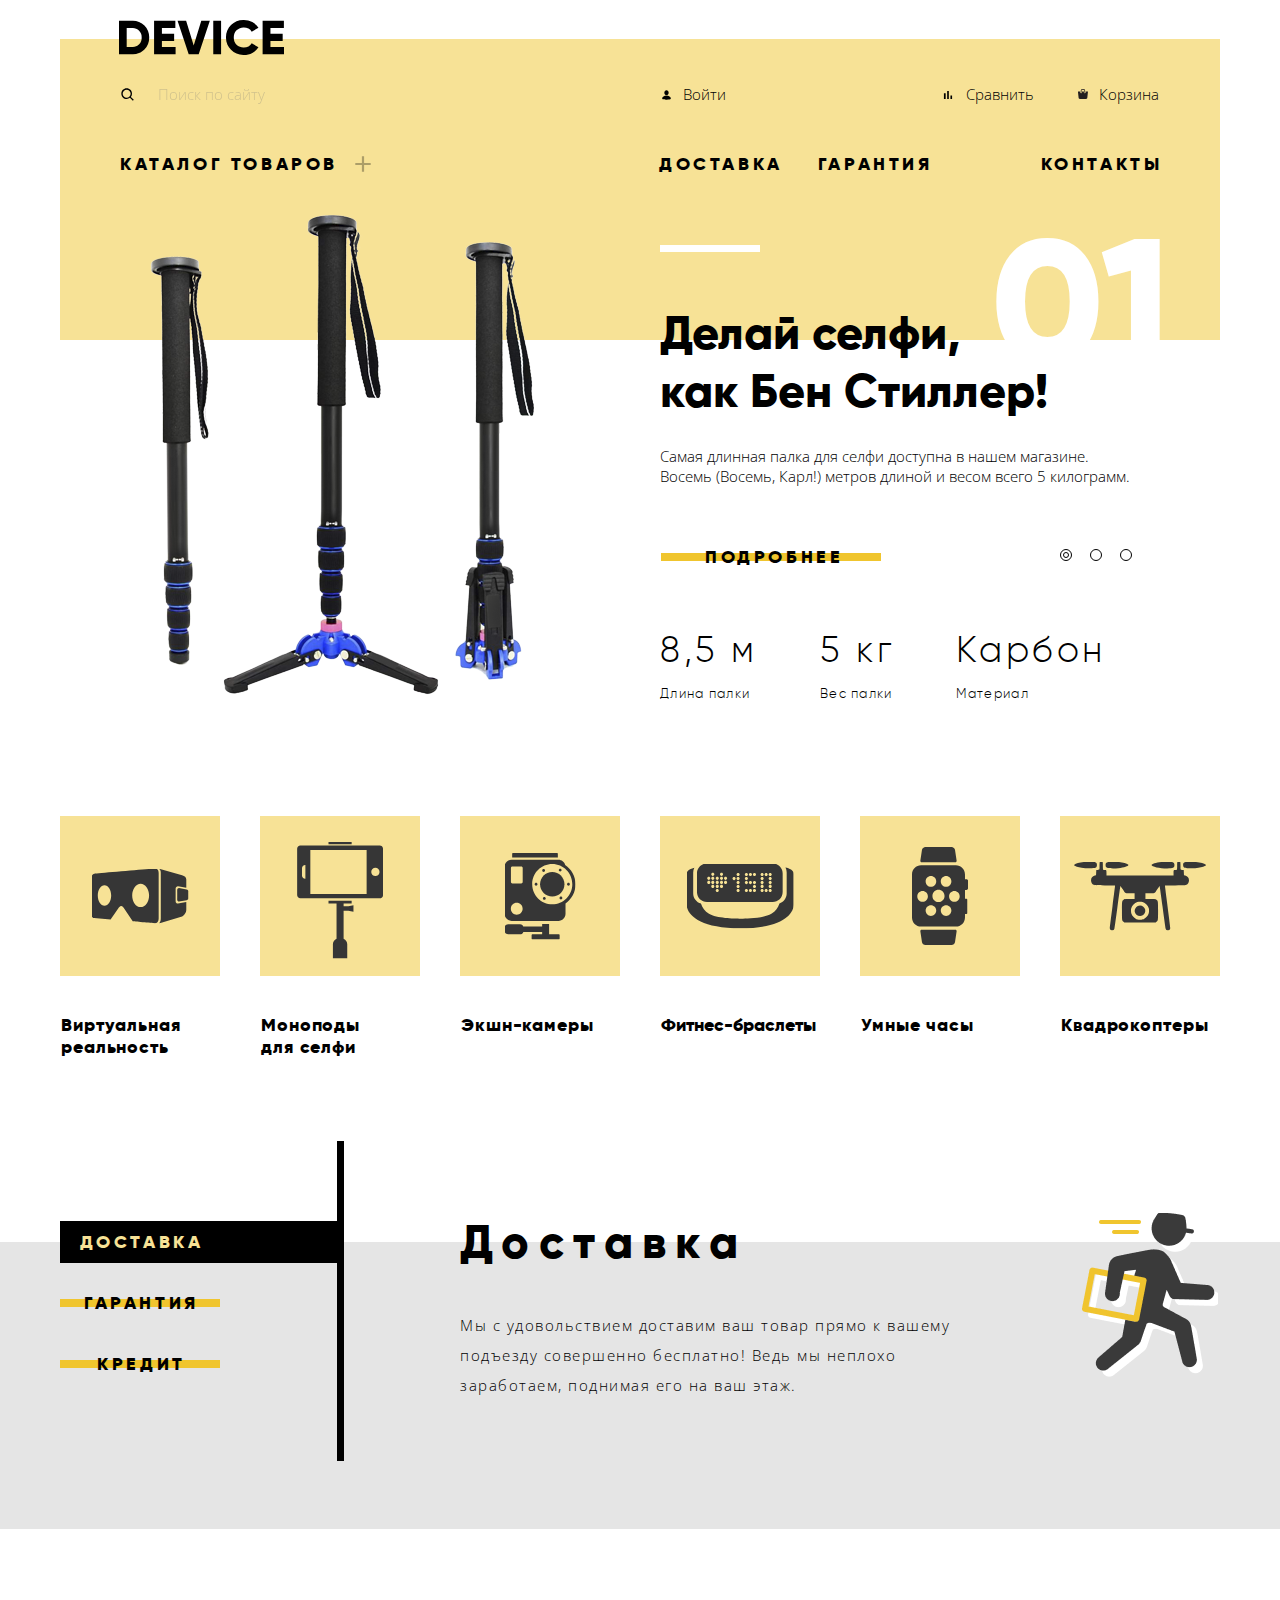
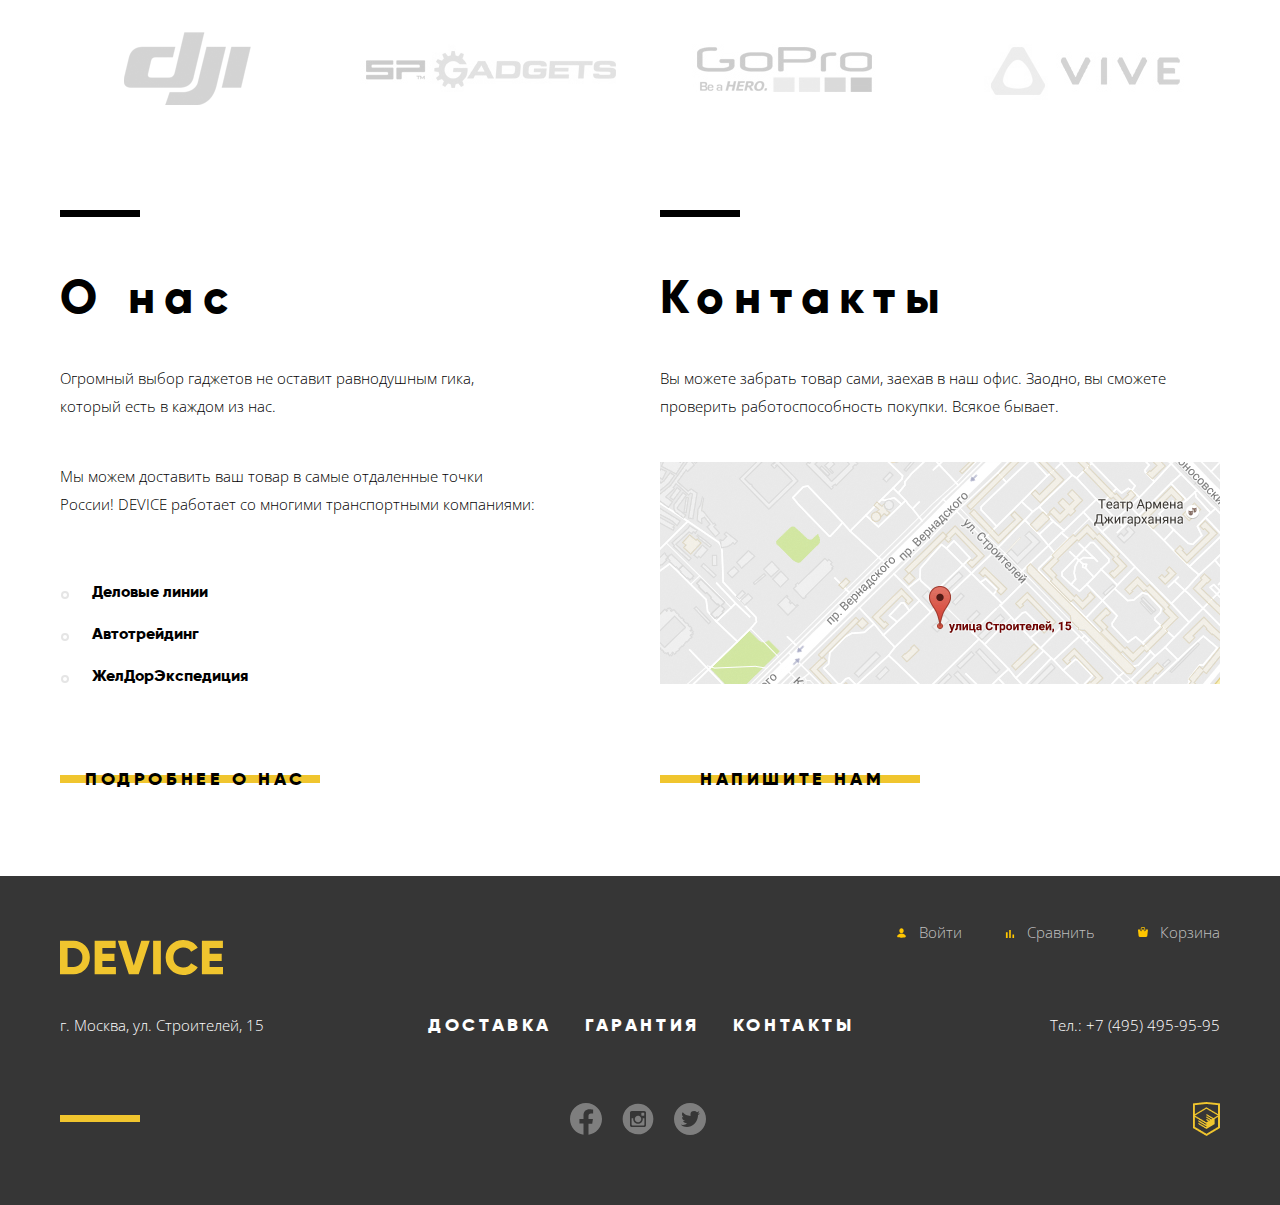
<file: index.html>
<!DOCTYPE html>
<html lang="ru">

<head>
  <meta charset="utf-8">
  <title>HTML Academy: Девайс</title>
  <link href="https://fonts.googleapis.com/css2?family=Open+Sans:wght@300;400&display=swap" rel="stylesheet">
  <link rel="stylesheet" href="css/normalize.css">
  <link rel="stylesheet" href="css/style.min.css">
</head>

<body class="page-body">

  <header class="header center">
    <div class="logo-bar">
      <a class="header-logo">
        <img src="img/icons/device-logo.svg" alt="Логотип Device" width="165" height="35">
      </a>
    </div>
    <div class="header-bar">
      <form class="search-form" action="https://echo.htmlacademy.ru/" method="GET">
        <label for="search" class="visually-hidden">Поиск по сайту</label>
        <input type="search" class="search" name="search" id="search" placeholder="Поиск по сайту">
        <button type="submit" class="search-button">Найти</button>
      </form>
      <ul class="header-buttons-list">
        <li class="header-buttons-item"><a href="#" class="login">Войти</a></li>
        <li class="header-buttons-item"><a href="#" class="compare">Сравнить</a></li>
        <li class="header-buttons-item"><a href="#" class="cart">Корзина</a></li>
      </ul>
    </div>
    <nav class="nav-bar">
      <ul class="navigation-menu">
        <li class="navigation-item navigation-item-catalog">
          <a href="catalog.html" class="navigation-item-link">Каталог товаров</a>
          <div class="dropdown-menu">
            <ul class="dropdown-list">
              <li class="dropdown-item"><a href="#" class="dropdown-item-link ">Виртуальная реальность</a></li>
              <li class="dropdown-item"><a href="#" class="dropdown-item-link ">Фитнес-браслеты</a></li>
              <li class="dropdown-item"><a href="#" class="dropdown-item-link ">Квадрокоптер</a></li>
              <li class="dropdown-item"><a href="catalog.html" class="dropdown-item-link ">Моноподы для селфи</a></li>
              <li class="dropdown-item"><a href="#" class="dropdown-item-link ">Умные часы</a></li>
              <li class="dropdown-item dropdown-item-last"><a href="#" class="dropdown-item-link ">Экшн-камеры</a></li>
            </ul>
          </div>
        </li>
        <li class="navigation-item navigation-item-delivery"><a href="#" class="navigation-item-link">Доставка</a></li>
        <li class="navigation-item navigation-item-warranty"><a href="#" class="navigation-item-link">Гарантия</a></li>
        <li class="navigation-item navigation-item-contacts"><a href="#" class="navigation-item-link">Контакты</a></li>
      </ul>
    </nav>
  </header>

  <main>
    <h1 class="visually-hidden">Device</h1>
    <section class="main-slider center">
      <h2 class="visually-hidden">Главные предложения</h2>
      <ul class="slider-list">
        <li class="slider-item">
          <img src="img/content/slide-1.png" class="slider-photo slider-selfie" alt="Селфи палка" width="384"
            height="486">
          <div class="slider-info">
            <div class="slider-info-border"></div>
            <p class="slider-info-number slider-number-01">01</p>
            <h3 class="slider-info-title">Делай селфи,<br> как Бен Стиллер!</h3>
            <p class="slider-info-text">Самая длинная палка для селфи доступна в нашем магазине. Восемь (Восемь, Карл!)
              метров длиной и весом всего 5 килограмм.</p>
            <a href="#" class="slider-button-more button">Подробнее</a>
            <table class="slider-table">
              <tr class="slider-table-head">
                <td class="slider-table-cell">8,5 м</td>
                <td class="slider-table-cell">5 кг</td>
                <td class="slider-table-cell">Карбон</td>
              </tr>
              <tr class="slider-table-body">
                <td class="slider-table-cell">Длина палки</td>
                <td class="slider-table-cell">Вес палки</td>
                <td class="slider-table-cell">Материал</td>
              </tr>
            </table>
          </div>
        </li>
        <li class="slider-item visually-hidden">
          <img src="img/content/slide-2.png" class="slider-photo slider-watch" alt="Смарт часы" width="345"
            height="485">
          <div class="slider-info">
            <div class="slider-info-border"></div>
            <p class="slider-info-number slider-number-02">02</p>
            <h3 class="slider-info-title">Худеем<br>правильно!</h3>
            <p class="slider-info-text">Мотивирующие фитнес-браслеты помогут найти в себе силы не пропускать занятия и
              соблюдать диету.</p>
            <a href="#" class="slider-button-more button">Подробнее</a>
            <table class="slider-table">
              <tr class="slider-table-head">
                <td class="slider-table-cell">48 часов</td>
              </tr>
              <tr class="slider-table-body">
                <td class="slider-table-cell">Без подзарядки</td>
              </tr>
            </table>
          </div>
        </li>
        <li class="slider-item visually-hidden">
          <img src="img/content/slide-3.png" class="slider-photo slider-dron" alt="Квадрокоптер" width="526"
            height="334">
          <div class="slider-info">
            <div class="slider-info-border"></div>
            <p class="slider-info-number slider-number-03">03</p>
            <h3 class="slider-info-title">Порхает как бабочка,<br> жалит как пчела!</h3>
            <p class="slider-info-text">Этот обычный, на первый взгляд, квадрокоптер оснащен мощным лазером,
              замаскированным под стандартную камеру.
            </p>
            <a href="#" class="slider-button-more button">Подробнее</a>
            <table class="slider-table">
              <tr class="slider-table-head">
                <td class="slider-table-cell">800 м</td>
                <td class="slider-table-cell">50 м</td>
              </tr>
              <tr class="slider-table-body">
                <td class="slider-table-cell">Дальность полета</td>
                <td class="slider-table-cell">Радиус поражения</td>
              </tr>
            </table>
          </div>
        </li>
      </ul>
      <ul class="slider-pagination-list">
        <li class="slider-pagination-item"><button class="slider-pagination slider-pagination-current" type="button"
            aria-label="Первый слайд"></button></li>
        <li class="slider-pagination-item"><button class="slider-pagination" type="button"
            aria-label="Второй слайд"></button></li>
        <li class="slider-pagination-item"><button class="slider-pagination" type="button"
            aria-label="Третий слайд"></button></li>
      </ul>
    </section>
    <section class="popular-products center">
      <h2 class="visually-hidden">Популярные товары</h2>
      <ul class="popular-products-list">
        <li class="popular-products-item">
          <a href="#" class="popular-products-link">
            <div class="popular-products-container">
              <img src="img/decor/virtual-reality.svg" class="popular-products-image" alt="Шлем виртуальной реальности"
                width="97" height="55">
            </div>
            <p class="popular-products-title">Виртуальная реальность</p>
          </a>
        </li>
        <li class="popular-products-item">
          <a href="catalog.html" class="popular-products-link">
            <div class="popular-products-container">
              <img src="img/decor/selfie-monopod.svg" class="popular-products-image products-image-selfie"
                alt="Монопод для селфи" width="86" height="117">
            </div>
            <p class="popular-products-title">Моноподы<br>для селфи</p>
          </a>
        </li>
        <li class="popular-products-item">
          <a href="#" class="popular-products-link">
            <div class="popular-products-container">
              <img src="img/decor/action-camera.svg" class="popular-products-image" alt="Экшн-камера" width="71"
                height="87">
            </div>
            <p class="popular-products-title">Экшн-камеры</p>
          </a>
        </li>
        <li class="popular-products-item">
          <a href="#" class="popular-products-link">
            <div class="popular-products-container">
              <img src="img/decor/fitness-bracelet.svg" class="popular-products-image" alt="Фитнес-браслет" width="107"
                height="65">
            </div>
            <p class="popular-products-title title-fitness">Фитнес-браслеты</p>
          </a>
        </li>
        <li class="popular-products-item">
          <a href="#" class="popular-products-link">
            <div class="popular-products-container">
              <img src="img/decor/smart-watch.svg" class="popular-products-image" alt="Умные часы" width="56"
                height="98">
            </div>
            <p class="popular-products-title">Умные часы</p>
          </a>
        </li>
        <li class="popular-products-item">
          <a href="#" class="popular-products-link">
            <div class="popular-products-container">
              <img src="img/decor/quadrocopter.svg" class="popular-products-image" alt="Квадрокоптер" width="132"
                height="69">
            </div>
            <p class="popular-products-title">Квадрокоптеры</p>
          </a>
        </li>
      </ul>
    </section>
    <section class="services">
      <div class="services-container center">
        <div class="services-buttons">
          <button class="services-button-current button" type="button">Доставка</button>
          <button class="services-button button" type="button">Гарантия</button>
          <button class="services-button button" type="button">Кредит</button>
        </div>
        <ul class="services-list">
          <li class="services-item services-item-delivery">
            <div class="services-item-text">
              <h2 class="services-item-title">Доставка</h2>
              <p class="services-item-info">Мы с удовольствием доставим ваш товар прямо к вашему<br> подъезду совершенно
                бесплатно! Ведь мы неплохо<br> заработаем, поднимая его на ваш этаж.</p>
            </div>
          </li>
          <li class="services-item services-item-warranty visually-hidden">
            <div class="services-item-text">
              <h2 class="services-item-title">Гарантия</h2>
              <p class="services-item-info">Если из-за возгорания купленного у нас товара у вас сгорит дом —<br> не
                переживайте, мы выдадим вам новый.<br> Товар, не дом, конечно же.</p>
            </div>
          </li>
          <li class="services-item services-item-credit visually-hidden">
            <div class="services-item-text">
              <h2 class="services-item-title">Кредит</h2>
              <p class="services-item-info">Залезть в долговую яму стало проще! Кредитные консультанты<br> подберут для
                вас наиболее выгодные<br> условия кредита. Выгодные для нашего банка, разумеется.</p>
            </div>
          </li>
        </ul>
      </div>
    </section>
    <section class="brands center">
      <h2 class="visually-hidden">Производители</h2>
      <ul class="brands-list">
        <li class="brands-item">
          <a href="#" class="brands-item-link" aria-label="Производитель DJI">
            <img src="img/content/dji-logo.png" class="brands-item-img" width="260" height="100"
              alt="Производитель DJI"></a>
        </li>
        <li class="brands-item">
          <a href="#" class="brands-item-link" aria-label="Производитель SP Gadgets">
            <img src="img/content/spgadgets-logo.png" class="brands-item-img" width="260" height="100"
              alt="Производитель SP Gadgets"></a>
        </li>
        <li class="brands-item">
          <a href="#" class="brands-item-link" aria-label="Производитель SP GoPro">
            <img src="img/content/gopro-logo.png" class="brands-item-img" width="260" height="100"
              alt="Производитель GoPro"></a>
        </li>
        <li class="brands-item">
          <a href="#" class="brands-item-link" aria-label="Производитель SP Vive">
            <img src="img/content/vive-logo.png" class="brands-item-img" width="260" height="100"
              alt="Производитель Vive"></a>
        </li>
      </ul>
    </section>
    <div class="info-container center">
      <section class="about-us">
        <h2 class="info-title">О нас</h2>
        <p class="info-text">Огромный выбор гаджетов не оставит равнодушным гика, который есть в каждом из нас.
        </p>
        <p class="info-text">Мы можем доставить ваш товар в самые отдаленные точки России! DEVICE работает со
          многими
          транспортными
          компаниями:</p>
        <ul class="about-info-list">
          <li class="about-info-item">Деловые линии</li>
          <li class="about-info-item">Автотрейдинг</li>
          <li class="about-info-item">ЖелДорЭкспедиция</li>
        </ul>
        <a href="#" class="about-info-button button">Подробнее о нас</a>
      </section>
      <section class="contacts">
        <h2 class="info-title">Контакты</h2>
        <p class="info-text">Вы можете забрать товар сами, заехав в наш офис. Заодно, вы сможете проверить
          работоспособность покупки.
          Всякое бывает.</p>
        <a href="https://api.yandex.ru/maps/tools/constructor/" class="map" target="_blank">
          <img src="img/content/map.jpg" class="contacts-info-map" width="560" height="222" alt="Как проехать">
        </a>
        <a href="#" class="contacts-info-button button">Напишите нам</a>
      </section>
    </div>

    <section class="modal modal-write-us">
      <h2 class="visually-hidden">Напишите нам</h2>
      <form class="write-us-form" action="https://echo.htmlacademy.ru/" method="POST">
        <div class="write-us-item">
          <label for="write-us-name">Ваше имя:</label>
          <input class="write-us-name" type="text" name="name" id="write-us-name" placeholder="Имя Фамилия">
        </div>
        <div class="write-us-item">
          <label for="write-us-email">Ваш e-mail:</label>
          <input class="write-us-email" type="email" name="email" id="write-us-email" placeholder="email@example.com">
        </div>
        <div class="write-us-item">
          <label for="write-us-description">Текст письма:</label>
          <textarea class="write-us-description" name="description" id="write-us-description" cols="30" rows="6"
            placeholder="В свободной форме"></textarea>
        </div>
        <button class="modal-submit-button button" type="submit">Отправить</button>
      </form>
      <button class="modal-close-button" type="button" aria-label="Закрыть"></button>
    </section>
    <section class="modal modal-map">
      <h2 class="visually-hidden">Как до нас добраться</h2>
      <iframe
        src="https://www.google.com/maps/embed?pb=!1m18!1m12!1m3!1d2249.1125488779994!2d37.52742931621507!3d55.68703098053578!2m3!1f0!2f0!3f0!3m2!1i1024!2i768!4f13.1!3m3!1m2!1s0x46b54cf65f5c8955%3A0x694710ccd55501e!2z0YPQuy4g0KHRgtGA0L7QuNGC0LXQu9C10LksIDE1LCDQnNC-0YHQutCy0LAsINCg0L7RgdGB0LjRjywgMTE5MzEx!5e0!3m2!1sru!2sua!4v1604334620750!5m2!1sru!2sua"
        width="960" height="560" style="border:0;margin-bottom: -4px" allowfullscreen="" aria-hidden="false"
        tabindex="0"></iframe>
      <button class="modal-close-button" type="button" aria-label="Закрыть"></button>
    </section>

  </main>

  <footer class="footer">
    <div class="footer-container center">
      <a class="footer-logo">
        <img src="img/icons/device-logo-color.svg" alt="Логотип Device" width="163" height="35">
      </a>
      <ul class="footer-buttons-list">
        <li class="footer-button-item"><a href="#" class="footer-login">Войти</a></li>
        <li class="footer-button-item"><a href="#" class="footer-compare">Сравнить</a></li>
        <li class="footer-button-item"><a href="#" class="footer-cart">Корзина</a></li>
      </ul>
      <address class="footer-address">г. Москва, ул. Строителей, 15</address>
      <ul class="footer-nav-list">
        <li class="footer-nav-item"><a href="#" class="footer-nav-link">Доставка</a></li>
        <li class="footer-nav-item"><a href="#" class="footer-nav-link">Гарантия</a></li>
        <li class="footer-nav-item"><a href="#" class="footer-nav-link">Контакты</a></li>
      </ul>
      <p class="footer-number-text">Тел.: <a href="tel:+74954959595" class="footer-number">+7 (495) 495-95-95</a></p>
      <div class="footer-info-border"></div>
      <ul class="footer-social-list">
        <li class="footer-social-item">
          <a href="#" class="footer-social-link">
            <svg role="img" aria-label="Мы в Фейсбуке" width="32" height="32" viewBox="0 0 32 32" fill="none"
              xmlns="http://www.w3.org/2000/svg">
              <path
                d="M31.9973 16C31.9973 7.16267 24.8347 0 15.9987 0C7.16267 0 0 7.16267 0 16C0 23.984 5.85067 30.6027 13.4987 31.8027V20.624H9.43733V15.9987H13.4987V12.4747C13.4987 8.464 15.888 6.24933 19.5413 6.24933C21.292 6.24933 23.1227 6.56133 23.1227 6.56133V10.4987H21.1067C19.12 10.4987 18.5 11.732 18.5 12.9973V16H22.9373L22.228 20.6253H18.5V31.804C26.148 30.604 31.9987 23.9853 31.9987 16H31.9973Z"
                fill="white" fill-opacity="0.6" />
            </svg>
          </a>
        </li>
        <li class="footer-social-item">
          <a href="#" class="footer-social-link">
            <svg role="img" aria-label="Мы в Инстаграме" width="32" height="32" viewBox="0 0 32 32" fill="none"
              xmlns="http://www.w3.org/2000/svg">
              <path
                d="M20.7999 16.0001C20.7999 17.2732 20.2942 18.4941 19.3941 19.3943C18.4939 20.2944 17.273 20.8001 15.9999 20.8001C14.7269 20.8001 13.506 20.2944 12.6058 19.3943C11.7057 18.4941 11.1999 17.2732 11.1999 16.0001C11.1999 15.7265 11.2287 15.4593 11.2783 15.2001H9.59995V21.5953C9.59995 22.0401 9.95995 22.4001 10.4047 22.4001H21.5967C21.8099 22.3997 22.0142 22.3147 22.1648 22.1639C22.3154 22.013 22.3999 21.8085 22.3999 21.5953V15.2001H20.7215C20.7711 15.4593 20.7999 15.7265 20.7999 16.0001ZM15.9999 19.2001C16.4203 19.2 16.8365 19.1171 17.2248 18.9562C17.6131 18.7952 17.9659 18.5594 18.263 18.2621C18.5602 17.9648 18.7958 17.6119 18.9566 17.2235C19.1174 16.8351 19.2001 16.4189 19.1999 15.9985C19.1998 15.5782 19.1169 15.162 18.956 14.7737C18.795 14.3854 18.5592 14.0326 18.2619 13.7355C17.9646 13.4383 17.6117 13.2026 17.2233 13.0419C16.8349 12.8811 16.4187 12.7984 15.9983 12.7985C15.1494 12.7987 14.3354 13.1362 13.7353 13.7366C13.1352 14.337 12.7981 15.1512 12.7983 16.0001C12.7986 16.849 13.136 17.6631 13.7364 18.2632C14.3368 18.8633 15.151 19.2003 15.9999 19.2001ZM19.8399 12.6401H21.7583C21.8858 12.6401 22.0081 12.5896 22.0983 12.4996C22.1886 12.4097 22.2395 12.2876 22.2399 12.1601V10.2417C22.2399 10.114 22.1892 9.99151 22.0989 9.90119C22.0086 9.81088 21.8861 9.76014 21.7583 9.76014H19.8399C19.7122 9.76014 19.5897 9.81088 19.4994 9.90119C19.4091 9.99151 19.3583 10.114 19.3583 10.2417V12.1601C19.3599 12.4241 19.5759 12.6401 19.8399 12.6401ZM15.9999 0.640137C11.9262 0.640137 8.01934 2.25842 5.13879 5.13898C2.25823 8.01954 0.639946 11.9264 0.639946 16.0001C0.639946 20.0739 2.25823 23.9807 5.13879 26.8613C8.01934 29.7419 11.9262 31.3601 15.9999 31.3601C18.0171 31.3601 20.0144 30.9628 21.878 30.1909C23.7415 29.419 25.4348 28.2876 26.8611 26.8613C28.2874 25.435 29.4188 23.7417 30.1907 21.8782C30.9626 20.0146 31.3599 18.0172 31.3599 16.0001C31.3599 13.983 30.9626 11.9857 30.1907 10.1221C29.4188 8.25856 28.2874 6.56528 26.8611 5.13898C25.4348 3.71267 23.7415 2.58126 21.878 1.80935C20.0144 1.03743 18.0171 0.640137 15.9999 0.640137ZM23.9999 22.2225C23.9999 23.2001 23.1999 24.0001 22.2223 24.0001H9.77755C8.79995 24.0001 7.99995 23.2001 7.99995 22.2225V9.77774C7.99995 8.80014 8.79995 8.00014 9.77755 8.00014H22.2223C23.1999 8.00014 23.9999 8.80014 23.9999 9.77774V22.2225Z"
                fill="white" fill-opacity="0.6" />
            </svg>
          </a>
        </li>
        <li class="footer-social-item">
          <a href="#" class="footer-social-link">
            <svg role="img" aria-label="Мы в Твиттере" width="32" height="32" viewBox="0 0 32 32" fill="none"
              xmlns="http://www.w3.org/2000/svg">
              <path
                d="M16 32C13.8333 32 11.7604 31.5781 9.78125 30.7344C7.80208 29.8906 6.09896 28.7552 4.67188 27.3281C3.24479 25.901 2.10938 24.1979 1.26562 22.2188C0.421875 20.2396 0 18.1667 0 16C0 13.8333 0.421875 11.7604 1.26562 9.78125C2.10938 7.80208 3.24479 6.09896 4.67188 4.67188C6.09896 3.24479 7.80208 2.10938 9.78125 1.26562C11.7604 0.421875 13.8333 0 16 0C18.1667 0 20.2396 0.421875 22.2188 1.26562C24.1979 2.10938 25.901 3.24479 27.3281 4.67188C28.7552 6.09896 29.8906 7.80208 30.7344 9.78125C31.5781 11.7604 32 13.8333 32 16C32 18.1667 31.5781 20.2396 30.7344 22.2188C29.8906 24.1979 28.7552 25.901 27.3281 27.3281C25.901 28.7552 24.1979 29.8906 22.2188 30.7344C20.2396 31.5781 18.1667 32 16 32ZM25.4062 8C25.2812 8.0625 25.0938 8.17708 24.8438 8.34375L24.2344 8.75L23.6562 9.0625L23 9.28125C22.2292 8.42708 21.2812 8 20.1562 8C17.7188 8 16.5 9.02083 16.5 11.0625V12.9062C13.1458 12.7396 10.5729 11.5104 8.78125 9.21875C8.26042 9.76042 8 10.3542 8 11C8 12.375 8.51042 13.4167 9.53125 14.125C9.40625 14.125 9.22917 14.1354 9 14.1562C8.77083 14.1771 8.58854 14.1771 8.45312 14.1562C8.31771 14.1354 8.16667 14.0833 8 14C8 14.9583 8.25521 15.7552 8.76562 16.3906C9.27604 17.026 9.97917 17.4375 10.875 17.625C10.6667 17.875 10.375 18 10 18C9.66667 18 9.375 17.9062 9.125 17.7188C9.125 18.5312 9.51562 19.1615 10.2969 19.6094C11.0781 20.0573 11.9583 20.2917 12.9375 20.3125C12.5625 20.875 12.0156 21.2969 11.2969 21.5781C10.5781 21.8594 9.8125 22 9 22C8.70833 22 8.30729 21.9271 7.79688 21.7812C7.28646 21.6354 7.02083 21.5625 7 21.5625C7.33333 22.2292 8.01562 22.8021 9.04688 23.2812C10.0781 23.7604 11.3854 24 12.9688 24C14.3646 24 15.6667 23.7552 16.875 23.2656C18.0833 22.776 19.1146 22.125 19.9688 21.3125C20.8229 20.5 21.5573 19.5729 22.1719 18.5312C22.7865 17.4896 23.2448 16.4115 23.5469 15.2969C23.849 14.1823 24 13.0833 24 12C24 11.9583 24.125 11.8698 24.375 11.7344C24.625 11.599 24.9167 11.4167 25.25 11.1875C25.5833 10.9583 25.8333 10.7188 26 10.4688C24.875 10.4688 24.125 10.4896 23.75 10.5312C24.4792 10.0938 25.0312 9.25 25.4062 8Z"
                fill="white" fill-opacity="0.6" />
            </svg>
          </a>
        </li>
      </ul>
      <a href="https://htmlacademy.ru/intensive/htmlcss" class="footer-html-logo-link"
        aria-label="Логотип Логотип HTMLAcademy">
        <img src="img/icons/htmlacademy-logo.png" class="footer-html-logo" width="27" height="34"
          alt="Логотип HTMLAcademy">
      </a>
    </div>
  </footer>

  <script src="js/login.min.js"></script>
  <script src="js/map.min.js"></script>

</body>

</html>
</file>
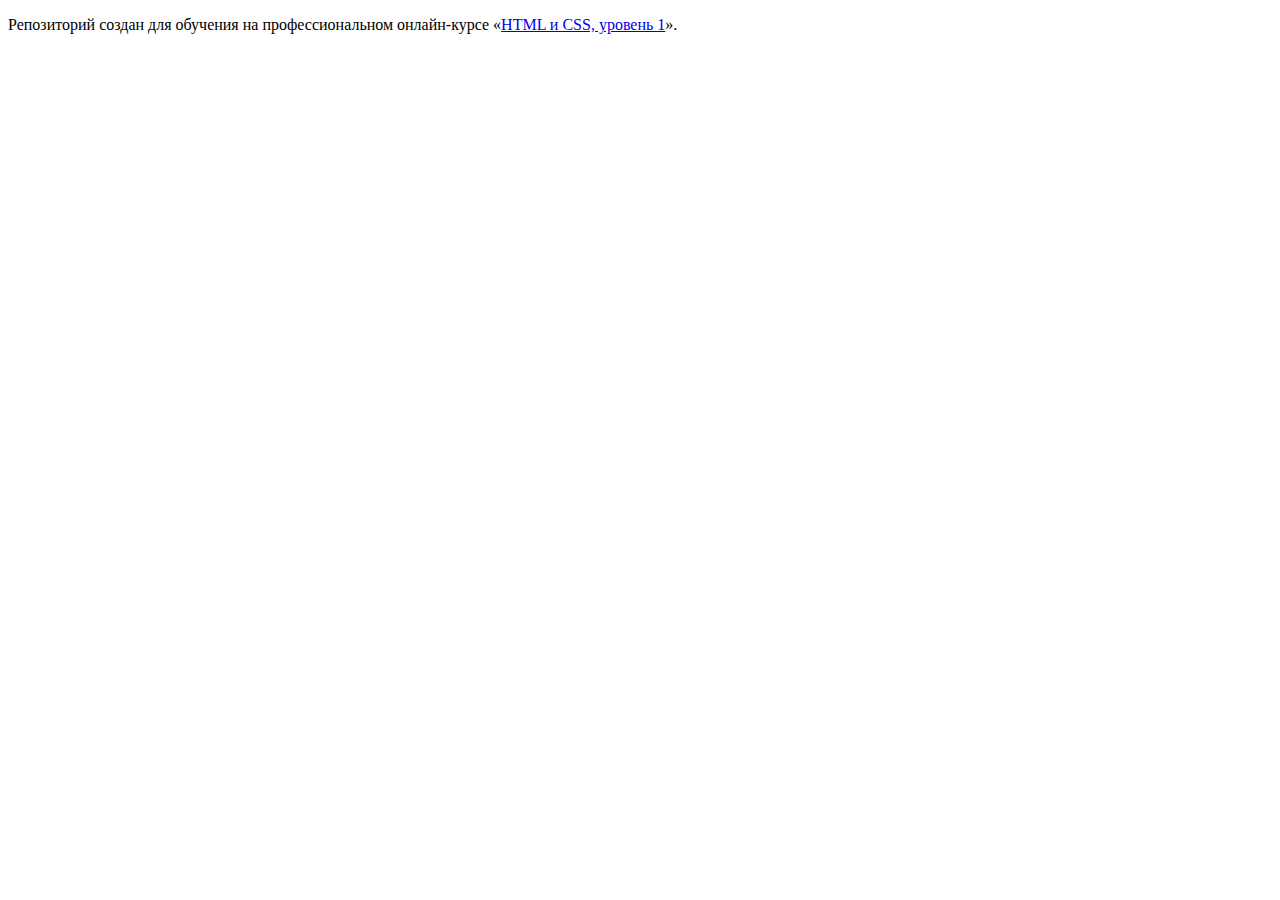
<file: master/index.html>
<!DOCTYPE html>
<html lang="ru">
  <head>
    <meta charset="utf-8">
    <title>HTML Academy: Девайс</title>
    <base href="https://htmlacademy-htmlcss.github.io/1587651-device-29/master/">
</head>
  <body>

    <p>Репозиторий создан для обучения на профессиональном онлайн‑курсе «<a href="https://htmlacademy.ru/intensive/htmlcss">HTML и CSS, уровень 1</a>».</p>

  </body>
</html>
</file>
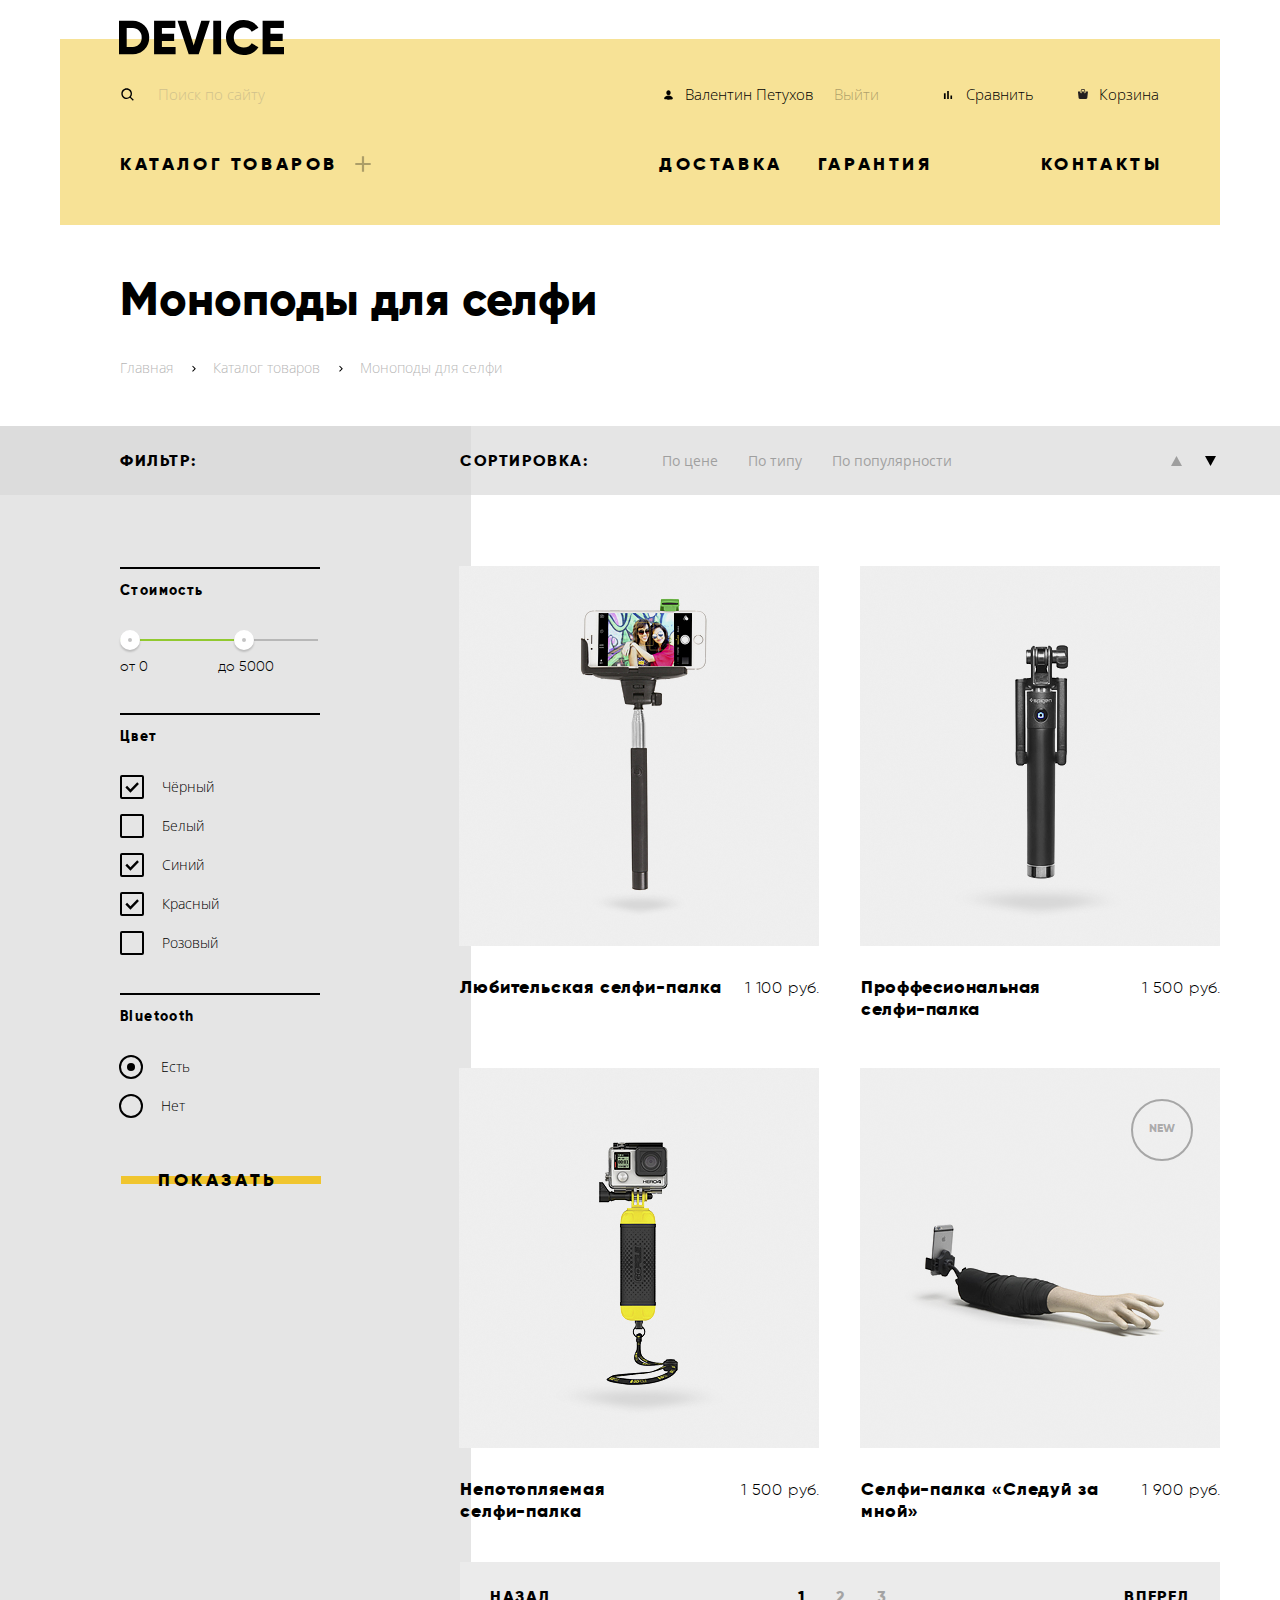
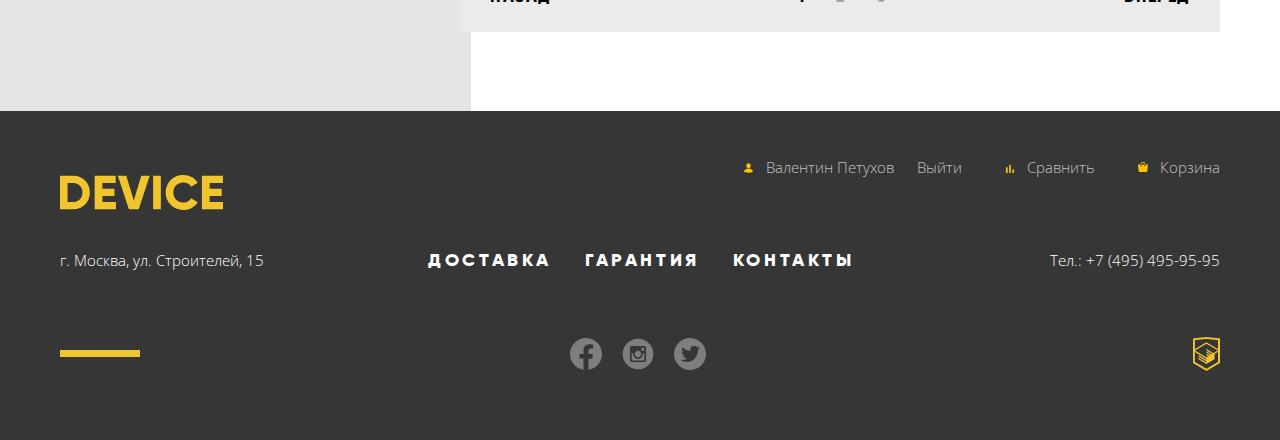
<file: catalog.html>
<!DOCTYPE html>
<html lang="ru">

<head>
  <meta charset="utf-8">
  <title>HTML Academy: Девайс</title>
  <link href="https://fonts.googleapis.com/css2?family=Open+Sans:wght@300;400&display=swap" rel="stylesheet">
  <link rel="stylesheet" href="css/normalize.css">
  <link rel="stylesheet" href="css/style.min.css">
</head>

<body class="page-body">

  <header class="header center">
    <div class="logo-bar">
      <a href="index.html" class="header-logo">
        <img src="img/icons/device-logo.svg" alt="Логотип Device" width="165" height="35">
      </a>
    </div>
    <div class="header-bar">
      <form class="search-form" action="https://echo.htmlacademy.ru/" method="GET">
        <label for="search" class="visually-hidden">Поиск по сайту</label>
        <input type="search" class="search" name="search" id="search" placeholder="Поиск по сайту">
        <button type="submit" class="search-button">Найти</button>
      </form>
      <ul class="header-buttons-list">
        <li class="header-buttons-item"><a href="#" class="catalog-login">Валентин Петухов</a></li>
        <li class="header-buttons-item"><a href="#" class="catalog-logout">Выйти</a></li>
        <li class="header-buttons-item"><a href="#" class="compare">Сравнить</a></li>
        <li class="header-buttons-item"><a href="#" class="cart">Корзина</a></li>
      </ul>
    </div>
    <nav class="nav-bar">
      <ul class="navigation-menu">
        <li class="navigation-item navigation-item-catalog">
          <a href="catalog.html" class="navigation-item-link">Каталог товаров</a>
          <div class="dropdown-menu">
            <ul class="dropdown-list">
              <li class="dropdown-item"><a href="#" class="dropdown-item-link ">Виртуальная реальность</a></li>
              <li class="dropdown-item"><a href="#" class="dropdown-item-link ">Фитнес-браслеты</a></li>
              <li class="dropdown-item"><a href="#" class="dropdown-item-link ">Квадрокоптер</a></li>
              <li class="dropdown-item"><a href="catalog.html" class="dropdown-item-link ">Моноподы для селфи</a>
              </li>
              <li class="dropdown-item"><a href="#" class="dropdown-item-link ">Умные часы</a></li>
              <li class="dropdown-item dropdown-item-last"><a href="#" class="dropdown-item-link ">Экшн-камеры</a></li>
            </ul>
          </div>
        </li>
        <li class="navigation-item navigation-item-delivery"><a href="#" class="navigation-item-link">Доставка</a>
        </li>
        <li class="navigation-item navigation-item-warranty"><a href="#" class="navigation-item-link">Гарантия</a>
        </li>
        <li class="navigation-item navigation-item-contacts"><a href="#" class="navigation-item-link">Контакты</a>
        </li>
      </ul>
    </nav>
  </header>

  <main>
    <h1 class="visually-hidden">Device</h1>
    <section class="catalog-navigation center">
      <h2 class="catalog-title">Моноподы для селфи</h2>
      <ul class="breadcrumbs">
        <li class="breadcrumbs-item"><a href="index.html" class="breadcrumbs-link">Главная</a></li>
        <li class="breadcrumbs-item"><a href="catalog.html" class="breadcrumbs-link">Каталог товаров</a></li>
        <li class="breadcrumbs-item"><a class="breadcrumbs-link">Моноподы для селфи</a></li>
      </ul>
    </section>
    <section class="catalog-content">
      <h2 class="visually-hidden">Каталог</h2>
      <div class="catalog-container">
        <div class="catalog-header">
          <div class="catalog-header-content center">
            <p class="catalog-filter-text">Фильтр:</p>
            <div class="catalog-header-sorting">
              <p class="catalog-sorting-text">Сортировка:</p>
              <ul class="catalog-sorting-list">
                <li class="catalog-sorting-item"><a href="#" class="catalog-sorting-link">По цене</a></li>
                <li class="catalog-sorting-item"><a href="#" class="catalog-sorting-link">По типу</a></li>
                <li class="catalog-sorting-item"><a href="#" class="catalog-sorting-link">По популярности</a>
                </li>
              </ul>
              <div class="catalog-sorting-buttons">
                <a href="#" class="sorting-button sorting-button-up" aria-label="От меньшего к большему">
                  <svg class="sorting-down" width="18" height="18" viewBox="0 0 18 18" fill="none"
                    xmlns="http://www.w3.org/2000/svg">
                    <path d="M3 14H14L8.5 4L3 14Z" fill="black" />
                  </svg>
                </a>
                <a href="#" class="sorting-button sorting-button-down" aria-label="От большего к меньшему">
                  <svg width="18" height="18" viewBox="0 0 18 18" fill="none" xmlns="http://www.w3.org/2000/svg">
                    <path d="M14 4L3 4L8.5 14L14 4Z" fill="black" />
                  </svg>
                </a>
              </div>
            </div>
          </div>
        </div>
        <div class="catalog-body">
          <div class="catalog-body-content center">
            <form class="filter" action="https://echo.htmlacademy.ru/" method="GET">
              <fieldset class="filter-item filter-item-price">
                <legend class="filter-item-legend">Стоимость</legend>
                <div class="range-filter">
                  <div class="range-controls">
                    <div class="scale">
                      <div class="bar"></div>
                    </div>
                    <div class="toggle toggle-min" tabindex="0"></div>
                    <div class="toggle toggle-max" tabindex="0"></div>
                  </div>
                  <div class="range-price">
                    <label class="min-price">
                      от <input type="text" name="min-price" value="0">
                    </label>
                    <label class="max-price">
                      до <input type="text" name="max-price" value="5000">
                    </label>
                  </div>
                </div>
              </fieldset>
              <fieldset class="filter-item filter-item-colors">
                <legend class="filter-item-legend">Цвет</legend>
                <ul class="filter-list">
                  <li class="filter-option filter-option-color">
                    <input class="filter-input-checkbox filter-input visually-hidden" type="checkbox" name="black"
                      id="filter-black" checked>
                    <label class="filter-label" for="filter-black">Чёрный</label>
                  </li>
                  <li class="filter-option filter-option-color">
                    <input class="filter-input-checkbox filter-input visually-hidden" type="checkbox" name="white"
                      id="filter-white">
                    <label class="filter-label" for="filter-white">Белый</label>
                  </li>
                  <li class="filter-option filter-option-color">
                    <input class="filter-input-checkbox filter-input visually-hidden" type="checkbox" name="blue"
                      id="filter-blue" checked>
                    <label class="filter-label" for="filter-blue">Синий</label>
                  </li>
                  <li class="filter-option filter-option-color">
                    <input class="filter-input-checkbox filter-input visually-hidden" type="checkbox" name="red"
                      id="filter-red" checked>
                    <label class="filter-label" for="filter-red">Красный</label>
                  </li>
                  <li class="filter-option filter-option-color">
                    <input class="filter-input-checkbox filter-input visually-hidden" type="checkbox" name="pink"
                      id="filter-pink">
                    <label class="filter-label" for="filter-pink">Розовый</label>
                  </li>
                </ul>
              </fieldset>
              <fieldset class="filter-item filter-item-bluetooth">
                <legend class="filter-item-legend">Bluetooth</legend>
                <ul class="filter-list">
                  <li class="filter-option filter-option-bluetooth">
                    <input class="filter-input-radio filter-input visually-hidden" type="radio" name="bluetooth-radio"
                      id="filter-bluetooth-yes" checked>
                    <label for="filter-bluetooth-yes">Есть</label>
                  </li>
                  <li class="filter-option filter-option-bluetooth">
                    <input class="filter-input-radio filter-input visually-hidden" type="radio" name="bluetooth-radio"
                      id="filter-bluetooth-no">
                    <label for="filter-bluetooth-no">Нет</label>
                  </li>
                </ul>
              </fieldset>
              <button type="submit" class="filter-button button">Показать</button>
            </form>
            <div class="catalog-product-container">
              <ul class="catalog-product-list">
                <li class="catalog-product-item">
                  <div class="catalog-product-buttons">
                    <a href="#" class="in-cart-button button">В корзину</a>
                    <a href="#" class="compare-button">Добавить к сравнению</a>
                  </div>
                  <img src="img/content/catalog-product-1.jpg" class="catalog-product-image" width="360" height="380"
                    alt="Любительская селфи-палка">
                  <a href="#" class="catalog-product-link">
                    <div class="catalog-product-text">
                      <h3 class="product-title">Любительская селфи-палка</h3>
                      <p class="product-price">1 100 руб.</p>
                    </div>
                  </a>
                </li>
                <li class="catalog-product-item">
                  <div class="catalog-product-buttons">
                    <a href="#" class="in-cart-button button">В корзину</a>
                    <a href="#" class="compare-button">Добавить к сравнению</a>
                  </div>
                  <img src="img/content/catalog-product-2.jpg" class="catalog-product-image" width="360" height="380"
                    alt="Проффесиональная селфи-палка">
                  <a href="#" class="catalog-product-link">
                    <div class="catalog-product-text">
                      <h3 class="product-title product-title-prof">Проффесиональная<br> селфи-палка</h3>
                      <p class="product-price">1 500 руб.</p>
                    </div>
                  </a>
                </li>
                <li class="catalog-product-item">
                  <div class="catalog-product-buttons">
                    <a href="#" class="in-cart-button button">В корзину</a>
                    <a href="#" class="compare-button">Добавить к сравнению</a>
                  </div>
                  <img src="img/content/catalog-product-3.jpg" class="catalog-product-image" width="360" height="380"
                    alt="Непотопляемая селфи-палка">
                  <a href="#" class="catalog-product-link">
                    <div class="catalog-product-text">
                      <h3 class="product-title">Непотопляемая<br> селфи-палка</h3>
                      <p class="product-price">1 500 руб.</p>
                    </div>
                  </a>
                </li>
                <li class="catalog-product-item sticker">
                  <div class="catalog-product-buttons">
                    <a href="#" class="in-cart-button button">В корзину</a>
                    <a href="#" class="compare-button">Добавить к сравнению</a>
                  </div>
                  <img src="img/content/catalog-product-4.png" class="catalog-product-image" width="360" height="380"
                    alt="Селфи-палка «Следуй за мной»">
                  <a href="#" class="catalog-product-link">
                    <div class="catalog-product-text">
                      <h3 class="product-title">Селфи-палка «Следуй за<br> мной»</h3>
                      <p class="product-price">1 900 руб.</p>
                    </div>
                  </a>
                </li>
              </ul>
              <ul class="catalog-pagination-list">
                <li class="catalog-pagination-item pagination-back"><a href="#"
                    class="catalog-pagination-link">Назад</a></li>
                <li class="catalog-pagination-item">
                  <ul class="catalog-page-navigation-list">
                    <li class="catalog-page-navigation-item catalog-page-navigation-item-current"><a href="#"
                        class="catalog-page-navigation-link">1</a></li>
                    <li class="catalog-page-navigation-item"><a href="#" class="catalog-page-navigation-link">2</a></li>
                    <li class="catalog-page-navigation-item"><a href="#" class="catalog-page-navigation-link">3</a></li>
                  </ul>
                </li>
                <li class="catalog-pagination-item pagination-next"><a href="#"
                    class="catalog-pagination-link">Вперед</a>
                </li>
              </ul>
            </div>
          </div>
        </div>
      </div>
    </section>
    <section class="modal modal-cart">
      <h2 class="visually-hidden">Корзина покупателя</h2>
      <h3 class="modal-cart-title">Товар добавлен в корзину!</h3>
      <div class="modal-buttons">
        <a href="#" class="modal-buy-button button">Оформить заказ</a>
        <a href="#" class="modal-proceed-button">Продолжить покупки</a>
      </div>
      <button class="modal-close-button" type="button" aria-label="Закрыть"></button>
    </section>

  </main>

  <footer class="footer">
    <div class="footer-container center">
      <a class="footer-logo">
        <img src="img/icons/device-logo-color.svg" alt="Логотип Device" width="163" height="35">
      </a>
      <ul class="footer-buttons-list">
        <li class="footer-button-item"><a href="#" class="catalog-footer-login">Валентин Петухов</a></li>
        <li class="footer-button-item"><a href="#" class="catalog-footer-logout">Выйти</a></li>
        <li class="footer-button-item"><a href="#" class="footer-compare">Сравнить</a></li>
        <li class="footer-button-item"><a href="#" class="footer-cart">Корзина</a></li>
      </ul>
      <address class="footer-address">г. Москва, ул. Строителей, 15</address>
      <ul class="footer-nav-list">
        <li class="footer-nav-item"><a href="#" class="footer-nav-link">Доставка</a></li>
        <li class="footer-nav-item"><a href="#" class="footer-nav-link">Гарантия</a></li>
        <li class="footer-nav-item"><a href="#" class="footer-nav-link">Контакты</a></li>
      </ul>
      <p class="footer-number-text">Тел.: <a href="tel:+74954959595" class="footer-number">+7 (495) 495-95-95</a></p>
      <div class="footer-info-border"></div>
      <ul class="footer-social-list">
        <li class="footer-social-item">
          <a href="#" class="footer-social-link">
            <svg role="img" aria-label="Мы в Фейсбуке" width="32" height="32" viewBox="0 0 32 32" fill="none"
              xmlns="http://www.w3.org/2000/svg">
              <path
                d="M31.9973 16C31.9973 7.16267 24.8347 0 15.9987 0C7.16267 0 0 7.16267 0 16C0 23.984 5.85067 30.6027 13.4987 31.8027V20.624H9.43733V15.9987H13.4987V12.4747C13.4987 8.464 15.888 6.24933 19.5413 6.24933C21.292 6.24933 23.1227 6.56133 23.1227 6.56133V10.4987H21.1067C19.12 10.4987 18.5 11.732 18.5 12.9973V16H22.9373L22.228 20.6253H18.5V31.804C26.148 30.604 31.9987 23.9853 31.9987 16H31.9973Z"
                fill="white" fill-opacity="0.6" />
            </svg>
          </a>
        </li>
        <li class="footer-social-item">
          <a href="#" class="footer-social-link">
            <svg role="img" aria-label="Мы в Инстаграме" width="32" height="32" viewBox="0 0 32 32" fill="none"
              xmlns="http://www.w3.org/2000/svg">
              <path
                d="M20.7999 16.0001C20.7999 17.2732 20.2942 18.4941 19.3941 19.3943C18.4939 20.2944 17.273 20.8001 15.9999 20.8001C14.7269 20.8001 13.506 20.2944 12.6058 19.3943C11.7057 18.4941 11.1999 17.2732 11.1999 16.0001C11.1999 15.7265 11.2287 15.4593 11.2783 15.2001H9.59995V21.5953C9.59995 22.0401 9.95995 22.4001 10.4047 22.4001H21.5967C21.8099 22.3997 22.0142 22.3147 22.1648 22.1639C22.3154 22.013 22.3999 21.8085 22.3999 21.5953V15.2001H20.7215C20.7711 15.4593 20.7999 15.7265 20.7999 16.0001ZM15.9999 19.2001C16.4203 19.2 16.8365 19.1171 17.2248 18.9562C17.6131 18.7952 17.9659 18.5594 18.263 18.2621C18.5602 17.9648 18.7958 17.6119 18.9566 17.2235C19.1174 16.8351 19.2001 16.4189 19.1999 15.9985C19.1998 15.5782 19.1169 15.162 18.956 14.7737C18.795 14.3854 18.5592 14.0326 18.2619 13.7355C17.9646 13.4383 17.6117 13.2026 17.2233 13.0419C16.8349 12.8811 16.4187 12.7984 15.9983 12.7985C15.1494 12.7987 14.3354 13.1362 13.7353 13.7366C13.1352 14.337 12.7981 15.1512 12.7983 16.0001C12.7986 16.849 13.136 17.6631 13.7364 18.2632C14.3368 18.8633 15.151 19.2003 15.9999 19.2001ZM19.8399 12.6401H21.7583C21.8858 12.6401 22.0081 12.5896 22.0983 12.4996C22.1886 12.4097 22.2395 12.2876 22.2399 12.1601V10.2417C22.2399 10.114 22.1892 9.99151 22.0989 9.90119C22.0086 9.81088 21.8861 9.76014 21.7583 9.76014H19.8399C19.7122 9.76014 19.5897 9.81088 19.4994 9.90119C19.4091 9.99151 19.3583 10.114 19.3583 10.2417V12.1601C19.3599 12.4241 19.5759 12.6401 19.8399 12.6401ZM15.9999 0.640137C11.9262 0.640137 8.01934 2.25842 5.13879 5.13898C2.25823 8.01954 0.639946 11.9264 0.639946 16.0001C0.639946 20.0739 2.25823 23.9807 5.13879 26.8613C8.01934 29.7419 11.9262 31.3601 15.9999 31.3601C18.0171 31.3601 20.0144 30.9628 21.878 30.1909C23.7415 29.419 25.4348 28.2876 26.8611 26.8613C28.2874 25.435 29.4188 23.7417 30.1907 21.8782C30.9626 20.0146 31.3599 18.0172 31.3599 16.0001C31.3599 13.983 30.9626 11.9857 30.1907 10.1221C29.4188 8.25856 28.2874 6.56528 26.8611 5.13898C25.4348 3.71267 23.7415 2.58126 21.878 1.80935C20.0144 1.03743 18.0171 0.640137 15.9999 0.640137ZM23.9999 22.2225C23.9999 23.2001 23.1999 24.0001 22.2223 24.0001H9.77755C8.79995 24.0001 7.99995 23.2001 7.99995 22.2225V9.77774C7.99995 8.80014 8.79995 8.00014 9.77755 8.00014H22.2223C23.1999 8.00014 23.9999 8.80014 23.9999 9.77774V22.2225Z"
                fill="white" fill-opacity="0.6" />
            </svg>
          </a>
        </li>
        <li class="footer-social-item">
          <a href="#" class="footer-social-link">
            <svg role="img" aria-label="Мы в Твиттере" width="32" height="32" viewBox="0 0 32 32" fill="none"
              xmlns="http://www.w3.org/2000/svg">
              <path
                d="M16 32C13.8333 32 11.7604 31.5781 9.78125 30.7344C7.80208 29.8906 6.09896 28.7552 4.67188 27.3281C3.24479 25.901 2.10938 24.1979 1.26562 22.2188C0.421875 20.2396 0 18.1667 0 16C0 13.8333 0.421875 11.7604 1.26562 9.78125C2.10938 7.80208 3.24479 6.09896 4.67188 4.67188C6.09896 3.24479 7.80208 2.10938 9.78125 1.26562C11.7604 0.421875 13.8333 0 16 0C18.1667 0 20.2396 0.421875 22.2188 1.26562C24.1979 2.10938 25.901 3.24479 27.3281 4.67188C28.7552 6.09896 29.8906 7.80208 30.7344 9.78125C31.5781 11.7604 32 13.8333 32 16C32 18.1667 31.5781 20.2396 30.7344 22.2188C29.8906 24.1979 28.7552 25.901 27.3281 27.3281C25.901 28.7552 24.1979 29.8906 22.2188 30.7344C20.2396 31.5781 18.1667 32 16 32ZM25.4062 8C25.2812 8.0625 25.0938 8.17708 24.8438 8.34375L24.2344 8.75L23.6562 9.0625L23 9.28125C22.2292 8.42708 21.2812 8 20.1562 8C17.7188 8 16.5 9.02083 16.5 11.0625V12.9062C13.1458 12.7396 10.5729 11.5104 8.78125 9.21875C8.26042 9.76042 8 10.3542 8 11C8 12.375 8.51042 13.4167 9.53125 14.125C9.40625 14.125 9.22917 14.1354 9 14.1562C8.77083 14.1771 8.58854 14.1771 8.45312 14.1562C8.31771 14.1354 8.16667 14.0833 8 14C8 14.9583 8.25521 15.7552 8.76562 16.3906C9.27604 17.026 9.97917 17.4375 10.875 17.625C10.6667 17.875 10.375 18 10 18C9.66667 18 9.375 17.9062 9.125 17.7188C9.125 18.5312 9.51562 19.1615 10.2969 19.6094C11.0781 20.0573 11.9583 20.2917 12.9375 20.3125C12.5625 20.875 12.0156 21.2969 11.2969 21.5781C10.5781 21.8594 9.8125 22 9 22C8.70833 22 8.30729 21.9271 7.79688 21.7812C7.28646 21.6354 7.02083 21.5625 7 21.5625C7.33333 22.2292 8.01562 22.8021 9.04688 23.2812C10.0781 23.7604 11.3854 24 12.9688 24C14.3646 24 15.6667 23.7552 16.875 23.2656C18.0833 22.776 19.1146 22.125 19.9688 21.3125C20.8229 20.5 21.5573 19.5729 22.1719 18.5312C22.7865 17.4896 23.2448 16.4115 23.5469 15.2969C23.849 14.1823 24 13.0833 24 12C24 11.9583 24.125 11.8698 24.375 11.7344C24.625 11.599 24.9167 11.4167 25.25 11.1875C25.5833 10.9583 25.8333 10.7188 26 10.4688C24.875 10.4688 24.125 10.4896 23.75 10.5312C24.4792 10.0938 25.0312 9.25 25.4062 8Z"
                fill="white" fill-opacity="0.6" />
            </svg>
          </a>
        </li>
      </ul>
      <a href="https://htmlacademy.ru/intensive/htmlcss" class="footer-html-logo-link"
        aria-label="Логотип Логотип HTMLAcademy">
        <img src="img/icons/htmlacademy-logo.png" class="footer-html-logo" width="27" height="34"
          alt="Логотип HTMLAcademy">
      </a>
    </div>
  </footer>

</body>

</html>
</file>
<file: css/style.min.css>
@keyframes modal-animation{0%{transform:translateY(-2000px)}70%{transform:translateY(30px)}90%{transform:translateY(-10px)}to{transform:translateY(0)}}@keyframes error{0%,to{transform:translateX(0)}10%,30%,50%,70%,90%{transform:translateX(-10px)}20%,40%,60%,80%{transform:translateX(10px)}}@font-face{font-family:"Gilroy";font-weight:300;font-style:normal;src:local("Gilroy Light"),local("Gilroy-Light"),url(../fonts/gilroylight.woff2) format("woff2"),url(../fonts/gilroylight.woff) format("woff")}@font-face{font-family:"Gilroy";font-weight:800;font-style:normal;src:local('Gilroy Bold'),local('Gilroy-Bold'),url(../fonts/gilroyextrabold.woff2) format("woff2"),url(../fonts/gilroyextrabold.woff) format("woff")}@font-face{font-family:"Open Sans";font-style:normal;font-weight:300;src:local("Open Sans Light"),local("OpenSans-Light"),url(../fonts/opensanslight.woff2) format("woff2"),url(../fonts/opensanslight.woff) format("woff")}@font-face{font-family:'Open Sans';font-style:normal;font-weight:400;src:local("Open Sans Regular"),local("OpenSans-Regular"),url(../fonts/opensans.woff2) format("woff2"),url(../fonts/opensans.woff) format("woff")}:root{--basic-black: #000000;--basic-dark: #363636;--basic-grey: #464646;--basic-dark-grey: #7e7e7e;--basic-light-grey: #e5e5e5;--basic-half-grey: #dcdcdc;--basic-white: #ffffff;--special-yellow: #f0c52e;--special-light-yellow: #f7e296;--special-green: #91c92f;--special-pink: #f6dada;--white-opacity03: rgba(255, 255, 255, 0.3);--white-opacity07: rgba(255, 255, 255, 0.7);--black-opacity03: rgba(0, 0, 0, 0.3);--black-opacity06: rgba(0, 0, 0, 0.6);--modal-shadow: rgba(0, 0, 0, 0.15);--modal-input-background: #F2F2F2;--modal-input-background-hover: #EAEAEA;--filter-scale-color: #b7b7b7;--filter-toggle-shadow: rgba(0, 0, 0, 0.18);--filter-toggle-border: #c4c4c4;--catalog-bottom-nav: #ebebeb;--catalog-bottom-nav-button: #d9d9d9}body{min-width:1200px;margin:0;padding:0;font-family:"Open Sans",Arial,sans-serif;font-weight:300;font-size:15px;line-height:20px;color:var(--basic-black);background-color:var(--basic-white)}a{text-decoration:none}img{max-width:100%;height:auto}*,::after,::before{box-sizing:border-box}.center{width:1200px;margin:0 auto;padding:0 20px}.visually-hidden{position:absolute;width:1px;height:1px;margin:-1px;padding:0;border:0;white-space:nowrap;clip-path:inset(100%);clip:rect(0 0 0 0);overflow:hidden}.button,.sticker::after{font-family:"Gilroy",Arial,serif;font-weight:800;text-transform:uppercase}.button{position:relative;padding:0;font-size:18px;line-height:22px;letter-spacing:.2em;color:var(--basic-black);z-index:20}.visually-hidden .button{display:none}.sticker::after{content:"New";position:absolute;top:31px;right:27px;width:62px;height:62px;text-align:center;padding:20px 15px;font-size:12px;line-height:15px;color:var(--black-opacity03);background-color:transparent;border:2px solid var(--black-opacity03);border-radius:50%}.page-body{min-height:100%;display:grid;grid-template-rows:min-content 1fr min-content;align-content:start}.header{width:1160px;padding-left:60px;background:linear-gradient(180deg,var(--basic-white) 17.5%,var(--special-light-yellow) 17.5%)}.logo-bar{margin-top:20px;margin-bottom:10px;margin-left:-1px}.header-logo:focus,.header-logo:hover{opacity:.6}.header-logo:active{opacity:.3}.header-bar{display:flex;flex-wrap:wrap;margin-bottom:34px}.search-form{display:flex;position:relative;width:440px}.search-form::before{content:"";position:absolute;width:50px;height:50px;background-image:url(../img/icons/search-icon.svg);background-repeat:no-repeat;background-position:0 51%}.search{font-weight:inherit;width:356px;padding:14px 38px;background-color:transparent;border:0;opacity:.3}.footer-social-link svg,.search:hover{opacity:.6}.search-form:focus-within .search{opacity:1;border-bottom:2px solid var(--basic-black)}.search-button{padding:13px 15px;color:var(--basic-black);text-transform:uppercase;background-color:transparent;border:2px solid var(--basic-black);visibility:hidden;cursor:pointer}.search-form:focus-within .search-button{visibility:visible}.search-button:focus,.search-button:hover{color:var(--basic-white);background-color:var(--basic-black);visibility:visible}.search-button:active{color:var(--white-opacity03);background-color:var(--basic-black);visibility:visible}.header-buttons-list{display:flex;flex-wrap:wrap;margin-left:auto;padding:0;list-style:none}.cart,.catalog-login,.compare,.login{position:relative;padding:15px;color:var(--basic-black)}.login{margin-right:210px}.cart::before,.catalog-login::before,.compare::before,.login::before{content:"";position:absolute;top:19px;left:-8px;width:13px;height:14px;background-image:url(../img/icons/user-icon.svg);background-repeat:no-repeat;background-position:0 0}.compare{margin-right:35px}.cart::before,.compare::before{left:-10px;width:14px;background-image:url(../img/icons/compare-icon.svg)}.cart{margin-right:26px}.cart::before{top:20px;left:-6px;width:10px;height:10px;background-image:url(../img/icons/cart-icon.svg)}.cart:focus,.cart:hover,.catalog-login:focus,.catalog-login:hover,.catalog-logout:focus,.catalog-logout:hover,.compare:focus,.compare:hover,.login:focus,.login:hover{opacity:.6}.cart:active,.catalog-login:active,.compare:active,.login:active{opacity:.3}.nav-bar,.navigation-menu{display:flex;flex-wrap:wrap}.nav-bar{padding-bottom:50px}.navigation-menu{margin:0;padding:0;list-style:none}.navigation-item-link{font-family:"Gilroy",Arial,serif;font-weight:800;font-size:18px;line-height:22px;letter-spacing:.2em;text-transform:uppercase;color:var(--basic-black)}.navigation-item-link:focus,.navigation-item-link:hover{color:var(--black-opacity06)}.navigation-item-link:active{color:var(--black-opacity03)}.navigation-item-catalog{position:relative;margin-right:321px}.navigation-item-catalog::after{content:"";position:absolute;top:0;left:232px;width:22px;height:22px;background-image:url(../img/icons/drop-down-icon.svg);background-repeat:no-repeat;background-position:0 0;cursor:pointer}.navigation-item-delivery{margin-right:35px}.navigation-item-warranty{margin-right:108px}.dropdown-menu{position:absolute;display:flex;flex-wrap:wrap;display:none;width:1160px;margin:0 auto 0 -60px;padding-top:30px;padding-bottom:27px;padding-left:60px;background-color:var(--special-light-yellow);z-index:10}.navigation-item-catalog:focus-within .dropdown-menu,.navigation-item-catalog:hover .dropdown-menu{display:flex}.dropdown-list{display:grid;grid-template-columns:auto auto auto;grid-template-rows:auto auto auto;margin:0;padding:0;list-style:none}.dropdown-item-link{display:block;margin-bottom:16px;margin-right:63px;color:var(--basic-black)}.dropdown-item-last{grid-row:3/4}.dropdown-item-link:focus,.dropdown-item-link:hover{opacity:.6}.dropdown-item-link:active{opacity:.3}.main-slider{position:relative;width:1160px;margin-bottom:111px;background:linear-gradient(180deg,var(--special-light-yellow) 24%,var(--basic-white) 24%)}.slider-list{margin:0;padding:0;list-style:none}.slider-item{display:grid;grid-template-columns:1fr 1fr}.slider-photo{justify-self:center}.slider-selfie{margin-top:-14px;margin-right:37px}.slider-watch{margin-top:11px;margin-right:23px}.slider-dron{margin-top:68px;margin-right:11px}.slider-info{padding-left:20px}.slider-info-border{width:100px;height:7px;margin-top:20px;background-color:var(--basic-white)}.slider-info-number{padding:0;margin:0;font-family:"Gilroy",Arial,serif;font-weight:800;font-size:179px;line-height:219px;color:var(--basic-white)}.slider-number-01,.slider-number-02,.slider-number-03{margin-top:-59px;text-align:right}.slider-number-01{margin-right:28px}.slider-number-02,.slider-number-03{margin-right:33px}.slider-info-title{margin:-108px 0 26px;padding:0;font-family:"Gilroy",Arial,serif;font-weight:800;font-size:47px;line-height:58px}.slider-info-text{width:480px;margin:0 0 60px;padding:0}.slider-button-more{padding:10px 45px}.slider-button-more::before{content:"";position:absolute;top:17px;left:1px;padding:4px 110px;background-color:var(--special-yellow);z-index:-10}.slider-button-more:focus::before,.slider-button-more:hover::before{top:0;padding:20px 110px;transition:.2s}.slider-button-more:active{color:var(--black-opacity03)}.slider-pagination,.slider-pagination-current,.slider-pagination-current::before{border:1px solid var(--basic-black);background-color:var(--basic-white);border-radius:50%}.slider-pagination,.slider-pagination-current{position:relative;width:12px;height:12px;padding:0;cursor:pointer}.slider-pagination-current::before{content:"";position:absolute;top:2px;left:2px;width:6px;height:6px}.slider-table{margin-top:48px;margin-left:-2px;font-family:"Gilroy",Arial,serif;font-weight:300}.slider-table-body,.slider-table-head{font-size:36px;line-height:42px;letter-spacing:.1em}.slider-table-body{font-size:13px;line-height:15px}.slider-table-cell{padding:11px 60px 2px 0}.slider-pagination-list{position:absolute;display:flex;flex-wrap:wrap;justify-content:space-between;top:320px;right:20px;width:72px;margin:-1px 68px 0 0;padding:0;list-style:none}.popular-products{margin-bottom:65px}.popular-products-list{display:flex;flex-wrap:wrap;justify-content:space-between;margin:0;padding:0;list-style:none}.popular-products-item{width:160px}.popular-products-container{position:relative;width:160px;height:160px;margin-bottom:38px;background-color:var(--special-light-yellow)}.popular-products-image{position:absolute;top:50%;left:50%;transform:translate(-50%,-50%)}.popular-products-image.products-image-selfie{margin-top:4px}.popular-products-title{margin-left:1px;font-family:"Gilroy",Arial,serif;font-weight:800;font-size:18px;line-height:22px;letter-spacing:.05em;color:var(--basic-black)}.popular-products-title.title-fitness{letter-spacing:normal}.popular-products-link:focus .popular-products-container,.popular-products-link:hover .popular-products-container{background-color:var(--special-yellow)}.popular-products-link:active .popular-products-image,.popular-products-link:active .popular-products-title{opacity:.3}.services{height:388px;background:linear-gradient(180deg,var(--basic-white) 26%,var(--basic-light-grey) 26%);margin-bottom:91px}.services-container{display:grid;grid-template-columns:284px auto}.services-buttons{display:flex;flex-wrap:wrap;flex-direction:column;height:320px;padding-top:80px;border-right:7px solid var(--basic-black)}.services-button,.services-button-current{width:100%;padding:10px 114px 10px 0;margin-bottom:19px;border:0;cursor:pointer}.services-button{background-color:transparent}.services-button-current{background-color:var(--basic-black);color:var(--special-light-yellow)}.services-button::before{content:"";position:absolute;top:17px;left:0;padding:4px 80px;background-color:var(--special-yellow);z-index:-10}.services-button:focus::before,.services-button:hover::before{top:0;padding:20px 80px;transition:.2s}.services-button:active::before{display:none}.services-button:active{color:var(--special-light-yellow);background-color:var(--basic-black)}.services-list{padding:0;margin:0;list-style:none}.services-item{position:relative}.services-item-text{margin-top:72px;margin-left:116px}.services-item-title{font-family:"Gilroy",Arial,serif;font-weight:800;font-size:47px;line-height:58px;letter-spacing:.2em}.services-item-info{font-size:15px;line-height:30px;letter-spacing:.1em}.services-item-credit::after,.services-item-delivery::after,.services-item-warranty::after{content:"";position:absolute;top:0;right:2px;width:136px;height:164px;background-image:url(../img/decor/delivery.png);background-repeat:no-repeat;background-position:0 0}.services-item-credit::after,.services-item-warranty::after{top:-18px;right:-15px;width:171px;height:195px;background-image:url(../img/decor/warranty.png)}.services-item-credit::after{top:-22px;right:8px;width:156px;height:188px;background-image:url(../img/decor/credit.png)}.brands{margin-bottom:100px}.brands-list{display:flex;flex-wrap:wrap;justify-content:space-between;margin:0;padding:0;list-style:none}.brands-item-link{filter:grayscale(100%);opacity:.2}.brands-item-link:focus,.brands-item-link:hover{filter:grayscale(0%);opacity:1}.info-container{display:grid;grid-template-columns:1fr 1fr;margin-bottom:86px}.about-us{position:relative;width:475px}.about-info-item::before,.about-us::before{content:"";position:absolute;top:-14px;left:0;width:80px;height:7px;background-color:var(--basic-black)}.info-title{margin-bottom:38px;margin-top:44px;font-family:"Gilroy",Arial,serif;font-weight:800;font-size:47px;line-height:58px;letter-spacing:.2em}.info-text{padding-bottom:27px;line-height:28px}.about-info-list{padding:0;margin:33px 0 64px 32px;font-family:"Gilroy",Arial,serif;font-weight:800;font-size:16px;line-height:28px;list-style:none}.about-info-item{position:relative;padding-bottom:14px}.about-info-item::before{top:50%;left:-7%;width:8px;height:8px;border:2px solid var(--basic-light-grey);background-color:var(--basic-white);border-radius:50%;transform:translateY(-100%)}.about-info-button{padding:10px 25px}.about-info-button::before{content:"";position:absolute;top:17px;left:0;padding:4px 130px;background-color:var(--special-yellow);z-index:-10}.about-info-button:focus::before,.about-info-button:hover::before,.contacts-info-button:focus::before,.contacts-info-button:hover::before{top:0;padding:20px 130px;transition:.2s}.about-info-button:active,.contacts-info-button:active{color:var(--black-opacity03)}.contacts{padding-left:20px;position:relative}.contacts::before{content:"";position:absolute;top:-14px;left:20px;width:80px;height:7px;background-color:var(--basic-black)}.map{display:block;margin-bottom:80px}.contacts-info-button{margin-top:80px;padding:10px 40px}.contacts-info-button::before{content:"";position:absolute;top:17px;left:0;padding:4px 130px;background-color:var(--special-yellow);z-index:-10}.footer{background-color:var(--basic-dark)}.footer-container{display:grid;grid-template-columns:auto auto auto;grid-template-rows:auto auto auto;grid-template-areas:"logo list list" "address links tel" "border social html";padding-bottom:65px}.footer-logo{grid-area:logo;margin-top:64px}.footer-button-item:focus .catalog-footer-login::before,.footer-button-item:focus .footer-cart::before,.footer-button-item:focus .footer-compare::before,.footer-button-item:focus .footer-login::before,.footer-button-item:hover .catalog-footer-login::before,.footer-button-item:hover .footer-cart::before,.footer-button-item:hover .footer-compare::before,.footer-button-item:hover .footer-login::before,.footer-logo:focus,.footer-logo:hover{opacity:.6}.footer-button-item:active .catalog-footer-login::before,.footer-button-item:active .footer-cart::before,.footer-button-item:active .footer-compare::before,.footer-button-item:active .footer-login::before,.footer-logo:active{opacity:.3}.footer-buttons-list{grid-area:list;display:flex;flex-wrap:wrap;justify-content:flex-end;margin:46px 0 0 11px;padding:0;list-style:none}.footer-button-item{margin-left:50px}.catalog-footer-login,.catalog-footer-logout,.footer-cart,.footer-compare,.footer-login{position:relative;padding:15px 0 15px 15px;color:var(--white-opacity07)}.catalog-footer-login::before,.footer-cart::before,.footer-compare::before,.footer-login::before{content:"";position:absolute;top:19px;left:-9px;width:13px;height:14px;background-image:url(../img/icons/user-icon-color.svg);background-repeat:no-repeat;background-position:0 0}.footer-cart::before,.footer-compare::before{top:20px;width:14px;background-image:url(../img/icons/compare-icon-color.svg)}.footer-cart::before{left:-7px;width:10px;height:10px;background-image:url(../img/icons/cart-icon-color.svg)}.footer-button-item:focus .catalog-footer-login,.footer-button-item:focus .catalog-footer-logout,.footer-button-item:focus .footer-cart,.footer-button-item:focus .footer-compare,.footer-button-item:focus .footer-login,.footer-button-item:hover .catalog-footer-login,.footer-button-item:hover .catalog-footer-logout,.footer-button-item:hover .footer-cart,.footer-button-item:hover .footer-compare,.footer-button-item:hover .footer-login{color:var(--basic-white)}.footer-button-item:active .catalog-footer-login,.footer-button-item:active .catalog-footer-logout,.footer-button-item:active .footer-cart,.footer-button-item:active .footer-compare,.footer-button-item:active .footer-login{color:var(--white-opacity03)}.footer-address{grid-area:address;margin-top:36px;font-style:normal;color:var(--basic-white)}.footer-nav-list{grid-area:links;display:flex;margin:35px 0 0 83px;padding:0;list-style:none}.footer-nav-item{margin-right:33px;font-family:"Gilroy",Arial,serif;font-weight:800;font-size:18px;line-height:22px;letter-spacing:.2em;text-transform:uppercase}.footer-nav-link{color:var(--basic-white)}.footer-nav-item:focus,.footer-nav-item:hover{opacity:.6}.footer-nav-item:active{opacity:.3}.footer-number-text{grid-area:tel;justify-self:end;margin-top:36px}.footer-number,.footer-number-text{color:var(--basic-white)}.footer-info-border{grid-area:border;width:80px;height:7px;margin-top:65px;background-color:var(--special-yellow)}.footer-social-list{grid-area:social;display:flex;flex-wrap:wrap;justify-content:space-between;justify-self:center;width:136px;margin:53px 0 0 -38px;padding:0;list-style:none}.footer-social-link:focus svg,.footer-social-link:hover svg{opacity:1}.footer-social-link:active svg{opacity:.3}.footer-html-logo-link{grid-area:html;justify-self:end;margin-top:52px}.footer-html-logo-link:focus,.footer-html-logo-link:hover{opacity:.6}.footer-html-logo-link:active{opacity:.3}.catalog-login{margin-right:6px}.catalog-logout{padding:10px 0;margin-right:72px;color:var(--basic-black);opacity:.3}.catalog-navigation{padding-left:80px;margin-top:45px;margin-bottom:49px}.catalog-title{margin-bottom:30px;font-family:"Gilroy",Arial,serif;font-weight:800;font-size:47px;line-height:58px}.breadcrumbs{display:flex;flex-wrap:wrap;margin:0;padding:0;font-family:"Open Sans",Arial,serif;font-weight:300;font-size:14px;line-height:19px;list-style:none}.breadcrumbs-item{position:relative;margin-right:40px}.breadcrumbs-link{color:var(--basic-black);opacity:.3}.breadcrumbs-link:focus,.breadcrumbs-link:hover{opacity:.6}.breadcrumbs-link:active{opacity:.1}.breadcrumbs-item:not(:last-child)::after{content:"";position:absolute;top:50%;left:100%;width:8px;height:12px;background-image:url(../img/icons/bread-crumbs-icon.svg);background-repeat:no-repeat;background-position:0 0;transform:translate(15px,-50%)}.catalog-container{display:grid;grid-template-rows:auto auto}.catalog-header{background:linear-gradient(90deg,var(--basic-half-grey) 36.8%,var(--basic-light-grey) 36.8%)}.catalog-body{background:linear-gradient(-90deg,var(--basic-white) 63.2%,var(--basic-light-grey) 63.2%)}.catalog-body-content,.catalog-header-content{display:grid;grid-template-columns:328px auto}.catalog-filter-text{margin-top:25px;margin-left:60px;font-family:"Gilroy",Arial,serif;font-weight:800;font-size:16px;line-height:20px;letter-spacing:.1em;text-transform:uppercase}.catalog-header-sorting{display:flex;flex-wrap:wrap}.catalog-sorting-text{margin-top:25px;margin-left:72px;margin-right:48px;font-family:"Gilroy",Arial,serif;font-weight:800;font-size:16px;line-height:20px;letter-spacing:.1em;text-transform:uppercase}.catalog-sorting-list{display:flex;flex-wrap:wrap;margin:0;padding:0;font-family:"Open Sans",Arial,serif;font-weight:400;font-size:14px;line-height:19px;list-style:none}.catalog-sorting-item{margin:25px 5px 25px 25px;opacity:.3}.catalog-sorting-link{color:var(--basic-black)}.catalog-sorting-item:focus,.catalog-sorting-item:hover,.sorting-button:focus svg,.sorting-button:hover svg{opacity:.6}.catalog-sorting-item:active,.sorting-button:active svg{opacity:1}.catalog-sorting-buttons{padding-top:26px;padding-bottom:20px;margin-left:auto;display:flex;flex-wrap:wrap;justify-content:space-between;width:52px}.sorting-button .sorting-down{opacity:.3}.filter{margin-top:87px;margin-left:60px}.filter-item{margin:0;padding:0;border:0}.filter-item-legend{position:relative;font-family:"Gilroy",Arial,serif;font-weight:800;font-size:14px;line-height:17px;letter-spacing:.1em}.filter-item-legend::before{content:"";position:absolute;top:-15px;left:0;width:200px;height:2px;background:var(--basic-black)}.filter-item-price{margin-bottom:43px}.range-controls{position:relative;padding:40px 70px 7px 0}.scale{height:2px;background:var(--filter-scale-color)}.bar{width:60%;height:2px;background:var(--special-green)}.toggle{position:absolute;top:31px;left:0;width:20px;height:20px;padding:0;border:8px solid var(--basic-white);background-color:var(--filter-toggle-border);border-radius:50%;box-shadow:0 2px 2px 0 var(--filter-toggle-shadow);cursor:pointer}.toggle-min{left:0}.toggle-max{left:114px}.range-price{display:flex;margin:0;padding:0;font-family:"Gilroy",Arial,serif;font-weight:300;font-size:14px;line-height:16px}.range-price input{width:79px;padding:10px 0;border:0;border-radius:5px;background-color:var(--basic-lightenbrown)}.filter-item-colors{padding-top:32px;margin-bottom:36px}.filter-list{padding:0;margin:0;font-size:14px;line-height:19px;list-style:none}.filter-option-color{padding-bottom:20px;padding-left:42px}.filter-option label{display:block;position:relative;cursor:pointer;user-select:none}.filter-label::before{content:"";position:absolute;top:-2px;left:-42px;width:24px;height:24px;background-image:url(../img/icons/checkbox-off-icon.svg);background-repeat:no-repeat;background-position:0 0}.filter-input-checkbox:checked+.filter-label::before{content:"";position:absolute;top:-2px;left:-42px;width:24px;height:24px;background-image:url(../img/icons/checkbox-on-icon.svg);background-repeat:no-repeat;background-position:0 0}.filter-input-checkbox:focus+.filter-label::before,.filter-input-checkbox:hover+.filter-label::before{opacity:.6}.filter-input-checkbox:active+.filter-label::before{opacity:1}.filter-input-checkbox:focus+.filter-label::before{outline:thin dotted}.filter-option-bluetooth{padding-bottom:20px;padding-left:41px}.filter-item-bluetooth{padding-top:32px;margin-bottom:24px}.filter-input-radio+label::before{content:"";position:absolute;top:-2px;left:-42px;width:24px;height:24px;border:2px solid var(--basic-black);border-radius:50%}.filter-input-radio:checked+label::after{content:"";position:absolute;top:6px;left:-34px;width:8px;height:8px;background-color:var(--basic-black);border-radius:50%}.filter-input-radio:focus+label::after,.filter-input-radio:focus+label::before,.filter-input-radio:hover+label::after,.filter-input-radio:hover+label::before{opacity:.6}.filter-input-radio:active+label::after,.filter-input-radio:active+label::before{opacity:1}.filter-input-radio:focus+label::before{outline:thin dotted}.filter-input:disabled+label{opacity:.25;pointer-events:none}.filter-button{padding:10px 38px;border:0;background-color:transparent;cursor:pointer}.filter-button::before{content:"";position:absolute;top:17px;left:1px;padding:4px 100px;background-color:var(--special-yellow);z-index:-10}.filter-button:focus::before,.filter-button:hover::before,.in-cart-button:focus::before,.in-cart-button:hover::before,.modal-submit-button:focus::before,.modal-submit-button:hover::before{top:0;padding:20px 100px;transition:.2s}.filter-button:active,.in-cart-button:active{color:var(--black-opacity03)}.catalog-product-container{margin-bottom:40px}.catalog-product-list{display:flex;flex-wrap:wrap;justify-content:space-between;margin:71px 0 -8px 71px;padding:0;list-style:none}.catalog-product-item{position:relative;margin-bottom:48px}.catalog-product-item:focus-within .catalog-product-buttons,.catalog-product-item:hover .catalog-product-buttons{height:100px;z-index:100}.catalog-product-item:focus-within .catalog-product-image,.catalog-product-item:hover .catalog-product-image{opacity:.7}.catalog-product-image{margin-bottom:26px}.catalog-product-buttons{display:block;width:200px;height:0;overflow:hidden;position:absolute;top:37.3%;left:50%;transform:translateX(-50%)}.in-cart-button{display:block;padding:10px 35px;margin-bottom:2px}.in-cart-button::before{content:"";position:absolute;top:18px;left:-12px;padding:4px 100px;background-color:var(--special-yellow);z-index:-10}.compare-button{display:block;padding:10px 4px;font-size:13px;line-height:18px;letter-spacing:.1em;color:var(--basic-black);opacity:.5}.compare-button:focus,.compare-button:hover{opacity:1}.compare-button:active{opacity:.2}.product-price,.product-title{padding:0;margin:0 0 0 1px;font-family:"Gilroy",Arial,serif;font-weight:800;font-size:18px;line-height:22px;letter-spacing:.05em;color:var(--basic-black)}.product-price{margin:3px -1px 0 0;font-weight:300;font-size:16px;line-height:18px}.catalog-product-text{display:flex;flex-wrap:wrap;justify-content:space-between}.product-title-prof{letter-spacing:.035em}.catalog-page-navigation-list,.catalog-pagination-list{display:flex;justify-content:space-between;padding:0;list-style:none}.catalog-pagination-item,.catalog-pagination-link{padding:25px 15px}.catalog-pagination-list{margin:0 0 0 72px;font-family:"Gilroy",Arial,serif;font-weight:800;font-size:16px;line-height:20px;letter-spacing:.1em;text-transform:uppercase;background-color:var(--catalog-bottom-nav)}.catalog-page-navigation-link,.catalog-pagination-link{color:var(--basic-black)}.catalog-page-navigation-list{margin:0 0 0 10px}.catalog-page-navigation-item{opacity:.3}.catalog-page-navigation-link{padding:15px}.catalog-page-navigation-item:focus,.catalog-page-navigation-item:hover{opacity:.6}.catalog-page-navigation-item-current,.catalog-page-navigation-item:active{opacity:1}.catalog-pagination-list{margin-bottom:39px}.pagination-back:focus-within,.pagination-back:hover,.pagination-next:focus-within,.pagination-next:hover{background-color:var(--catalog-bottom-nav-button)}.pagination-back:active .catalog-pagination-link,.pagination-next:active .catalog-pagination-link{background-color:var(--catalog-bottom-nav-button);color:var(--black-opacity03)}.catalog-footer-logout{padding-right:0;padding-left:0;margin-left:-27px}.modal{position:fixed;top:0;right:0;bottom:0;left:0;margin:auto;display:none;color:var(--basic-black);background-color:var(--basic-white);background-position:0 0;background-repeat:repeat;z-index:50}.modal-write-us{top:90px;bottom:auto;width:960px;box-shadow:0 10px 16px var(--modal-shadow)}.write-us-form{display:flex;flex-wrap:wrap;justify-content:flex-start;position:relative;margin-top:92px;margin-left:100px;margin-bottom:59px}.write-us-item label{display:block;margin-bottom:10px;font-family:"Gilroy",Arial,serif;font-weight:800;font-size:18px;line-height:22px}.write-us-item input,.write-us-item textarea{font-family:"Open Sans",Arial,serif;font-weight:400;font-size:14px;line-height:19px;background-color:var(--modal-input-background);border:0}.write-us-item input{width:360px;padding:16px 20px;margin-right:40px;margin-bottom:31px}.write-us-item textarea{width:760px;padding:16px 10px 23px 20px}.write-us-item input:hover,.write-us-item textarea:hover{background-color:var(--modal-input-background-hover)}.write-us-item input:focus,.write-us-item textarea:focus{background-color:var(--basic-white);border:2px solid var(--special-light-yellow);color:var(--basic-dark);outline:0}.write-us-item input:invalid{background-color:var(--special-pink)}.modal-submit-button{margin-top:44px;padding:10px 33px;background:var(--basic-white);border:0;cursor:pointer}.modal-submit-button::before{content:"";top:17px;left:0;padding:4px 100px;z-index:-10}.modal-submit-button:active{color:var(--black-opacity03)}.modal-map{top:150px;bottom:auto;width:960px;box-shadow:0 10px 16px var(--modal-shadow)}.modal-map img{display:block}.modal-close-button,.modal-submit-button::before{position:absolute;background-color:var(--special-yellow)}.modal-close-button{top:21px;right:20px;width:55px;height:55px;border-radius:50%;cursor:pointer;opacity:.5;border:0}.modal-map .modal-close-button::after,.modal-map .modal-close-button::before,.modal-write-us .modal-close-button::after,.modal-write-us .modal-close-button::before{content:"";position:absolute;top:25px;right:15px;width:25px;height:3px;border-radius:1px;background-color:var(--basic-white)}.modal-map .modal-close-button::after,.modal-map .modal-close-button::before{top:28px;right:14px}.modal-close-button::before{transform:rotate(45deg)}.modal-close-button::after{transform:rotate(-45deg)}.modal-close-button:focus,.modal-close-button:hover{opacity:1}.modal-close-button:active{opacity:.3}.modal-cart{top:90px;right:-33px;bottom:auto;width:620px;height:282px;box-shadow:0 4px 20px var(--special-item-shadow);border-top:7px solid var(--basic-red)}.modal-cart-title{position:relative;padding-top:43px;padding-left:176px;margin-bottom:66px;font-size:24px;line-height:30px;color:var(--basic-black)}.modal-cart-title::before{content:"";position:absolute;top:24px;left:81px;width:66px;height:66px;background-image:url(../img/icons/icon-mark.svg);background-repeat:no-repeat;background-position:0 0}.modal-cart .modal-close-button::after,.modal-cart .modal-close-button::before{content:"";position:absolute;top:-1px;right:-3px;width:27px;height:5px;border-radius:1px;background-color:var(--basic-red)}.modal-show{display:block;animation:modal-animation .5s}.modal-error{animation:error .5s}
</file>
